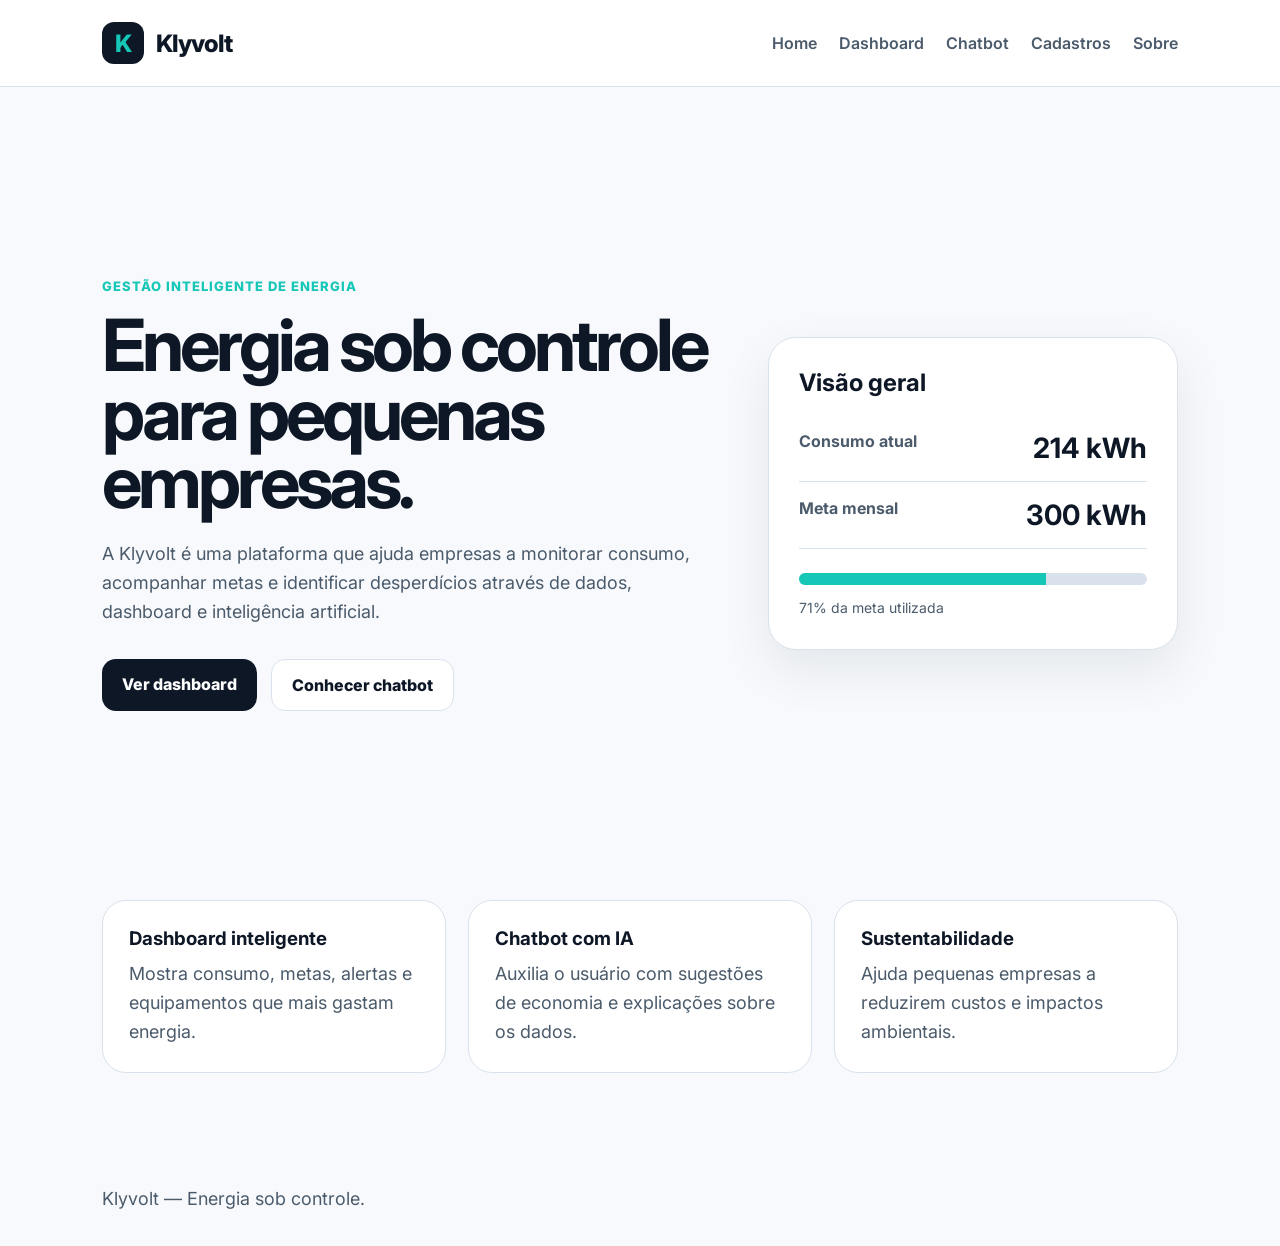
<file: Klyvolt - Estrutura Inicial/frontend/paginas/index.html>
<!DOCTYPE html>
<html lang="pt-BR">
<head>
  <meta charset="UTF-8">
  <meta name="viewport" content="width=device-width, initial-scale=1.0">
  <title>Klyvolt | Energia sob controle</title>
  <link rel="stylesheet" href="../css/base.css">
</head>
<body>
  <header class="topbar">
    <a class="brand" href="index.html">
      <div class="brand-symbol">K</div>
      <span>Klyvolt</span>
    </a>

    <nav>
      <a href="index.html">Home</a>
      <a href="dashboard.html">Dashboard</a>
      <a href="chatbot.html">Chatbot</a>
      <a href="cadastros.html">Cadastros</a>
      <a href="sobre.html">Sobre</a>
    </nav>
  </header>

  <main>
    <section class="hero">
      <div class="hero-text">
        <p class="eyebrow">Gestão inteligente de energia</p>
        <h1>Energia sob controle para pequenas empresas.</h1>
        <p>
          A Klyvolt é uma plataforma que ajuda empresas a monitorar consumo,
          acompanhar metas e identificar desperdícios através de dados, dashboard
          e inteligência artificial.
        </p>

        <div class="actions">
          <a class="btn-primary" href="dashboard.html">Ver dashboard</a>
          <a class="btn-secondary" href="chatbot.html">Conhecer chatbot</a>
        </div>
      </div>

      <div class="hero-card">
        <h2>Visão geral</h2>
        <div class="metric">
          <span>Consumo atual</span>
          <strong>214 kWh</strong>
        </div>
        <div class="metric">
          <span>Meta mensal</span>
          <strong>300 kWh</strong>
        </div>
        <div class="progress"><div></div></div>
        <p class="hint">71% da meta utilizada</p>
      </div>
    </section>

    <section class="features">
      <article>
        <h3>Dashboard inteligente</h3>
        <p>Mostra consumo, metas, alertas e equipamentos que mais gastam energia.</p>
      </article>

      <article>
        <h3>Chatbot com IA</h3>
        <p>Auxilia o usuário com sugestões de economia e explicações sobre os dados.</p>
      </article>

      <article>
        <h3>Sustentabilidade</h3>
        <p>Ajuda pequenas empresas a reduzirem custos e impactos ambientais.</p>
      </article>
    </section>
  </main>

  <footer>
    <p>Klyvolt — Energia sob controle.</p>
  </footer>

  <script src="../js/main.js"></script>
</body>
</html>
</file>
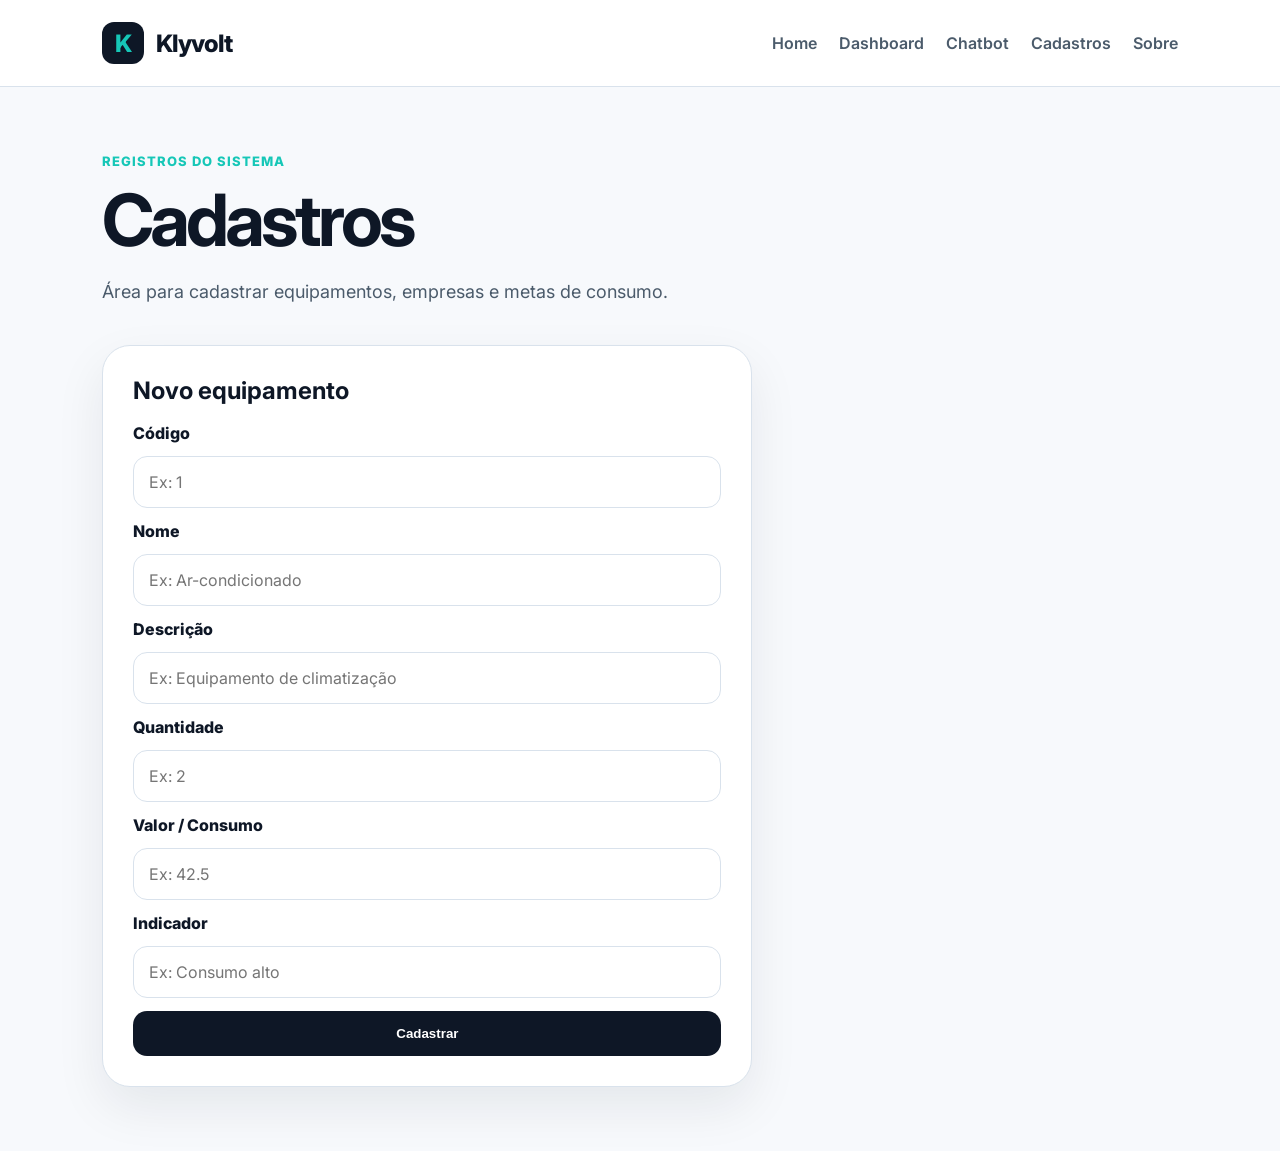
<file: Klyvolt - Estrutura Inicial/frontend/paginas/cadastros.html>
<!DOCTYPE html>
<html lang="pt-BR">
<head>
  <meta charset="UTF-8">
  <meta name="viewport" content="width=device-width, initial-scale=1.0">
  <title>Cadastros | Klyvolt</title>
  <link rel="stylesheet" href="../css/base.css">
</head>
<body>
  <header class="topbar">
    <a class="brand" href="index.html">
      <div class="brand-symbol">K</div>
      <span>Klyvolt</span>
    </a>

    <nav>
      <a href="index.html">Home</a>
      <a href="dashboard.html">Dashboard</a>
      <a href="chatbot.html">Chatbot</a>
      <a href="cadastros.html">Cadastros</a>
      <a href="sobre.html">Sobre</a>
    </nav>
  </header>

  <main class="page">
    <section class="page-title">
      <p class="eyebrow">Registros do sistema</p>
      <h1>Cadastros</h1>
      <p>Área para cadastrar equipamentos, empresas e metas de consumo.</p>
    </section>

    <section class="form-card">
      <h2>Novo equipamento</h2>
      <form>
        <label>Código</label>
        <input type="number" placeholder="Ex: 1">

        <label>Nome</label>
        <input type="text" placeholder="Ex: Ar-condicionado">

        <label>Descrição</label>
        <input type="text" placeholder="Ex: Equipamento de climatização">

        <label>Quantidade</label>
        <input type="number" placeholder="Ex: 2">

        <label>Valor / Consumo</label>
        <input type="number" placeholder="Ex: 42.5">

        <label>Indicador</label>
        <input type="text" placeholder="Ex: Consumo alto">

        <button type="button">Cadastrar</button>
      </form>
    </section>
  </main>
</body>
</html>
</file>
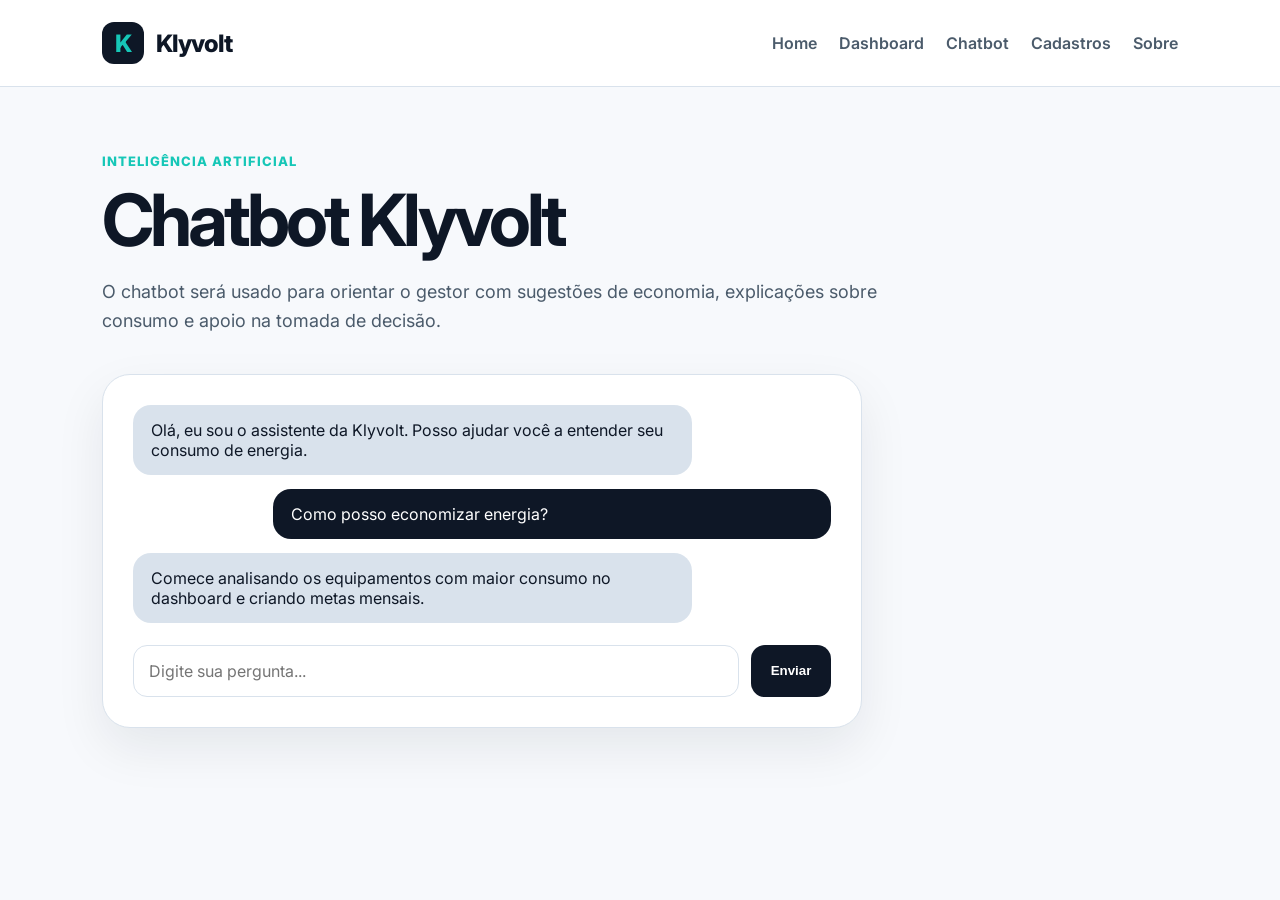
<file: Klyvolt - Estrutura Inicial/frontend/paginas/chatbot.html>
<!DOCTYPE html>
<html lang="pt-BR">
<head>
  <meta charset="UTF-8">
  <meta name="viewport" content="width=device-width, initial-scale=1.0">
  <title>Chatbot | Klyvolt</title>
  <link rel="stylesheet" href="../css/base.css">
</head>
<body>
  <header class="topbar">
    <a class="brand" href="index.html">
      <div class="brand-symbol">K</div>
      <span>Klyvolt</span>
    </a>

    <nav>
      <a href="index.html">Home</a>
      <a href="dashboard.html">Dashboard</a>
      <a href="chatbot.html">Chatbot</a>
      <a href="cadastros.html">Cadastros</a>
      <a href="sobre.html">Sobre</a>
    </nav>
  </header>

  <main class="page">
    <section class="page-title">
      <p class="eyebrow">Inteligência artificial</p>
      <h1>Chatbot Klyvolt</h1>
      <p>
        O chatbot será usado para orientar o gestor com sugestões de economia,
        explicações sobre consumo e apoio na tomada de decisão.
      </p>
    </section>

    <section class="chat-box">
      <div class="message bot">
        Olá, eu sou o assistente da Klyvolt. Posso ajudar você a entender seu consumo de energia.
      </div>
      <div class="message user">
        Como posso economizar energia?
      </div>
      <div class="message bot">
        Comece analisando os equipamentos com maior consumo no dashboard e criando metas mensais.
      </div>

      <div class="chat-input">
        <input type="text" placeholder="Digite sua pergunta...">
        <button>Enviar</button>
      </div>
    </section>
  </main>
</body>
</html>
</file>
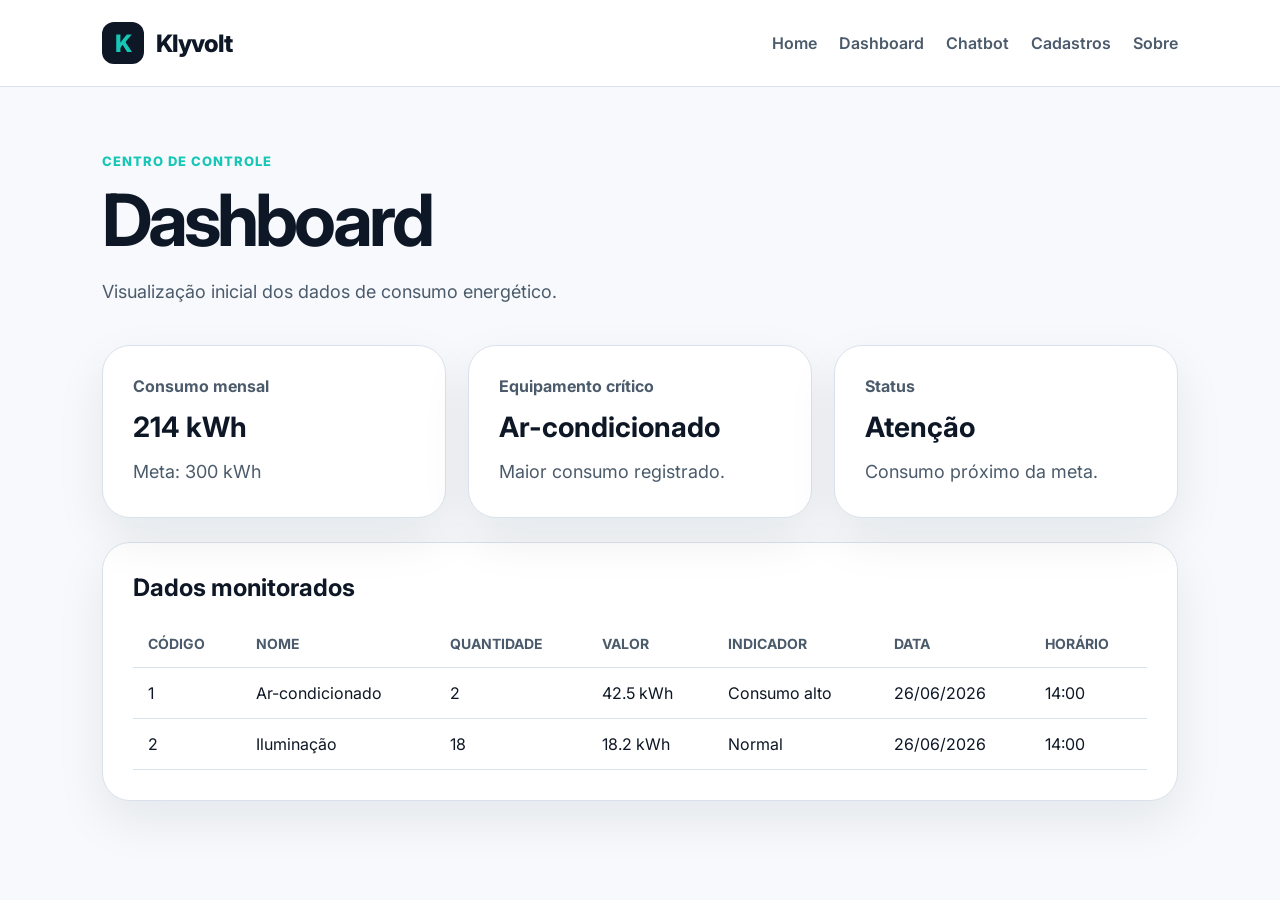
<file: Klyvolt - Estrutura Inicial/frontend/paginas/dashboard.html>
<!DOCTYPE html>
<html lang="pt-BR">
<head>
  <meta charset="UTF-8">
  <meta name="viewport" content="width=device-width, initial-scale=1.0">
  <title>Dashboard | Klyvolt</title>
  <link rel="stylesheet" href="../css/base.css">
</head>
<body>
  <header class="topbar">
    <a class="brand" href="index.html">
      <div class="brand-symbol">K</div>
      <span>Klyvolt</span>
    </a>

    <nav>
      <a href="index.html">Home</a>
      <a href="dashboard.html">Dashboard</a>
      <a href="chatbot.html">Chatbot</a>
      <a href="cadastros.html">Cadastros</a>
      <a href="sobre.html">Sobre</a>
    </nav>
  </header>

  <main class="page">
    <section class="page-title">
      <p class="eyebrow">Centro de controle</p>
      <h1>Dashboard</h1>
      <p>Visualização inicial dos dados de consumo energético.</p>
    </section>

    <section class="grid">
      <div class="card">
        <span class="label">Consumo mensal</span>
        <strong>214 kWh</strong>
        <p>Meta: 300 kWh</p>
      </div>

      <div class="card">
        <span class="label">Equipamento crítico</span>
        <strong>Ar-condicionado</strong>
        <p>Maior consumo registrado.</p>
      </div>

      <div class="card">
        <span class="label">Status</span>
        <strong>Atenção</strong>
        <p>Consumo próximo da meta.</p>
      </div>
    </section>

    <section class="panel">
      <h2>Dados monitorados</h2>
      <table>
        <thead>
          <tr>
            <th>Código</th>
            <th>Nome</th>
            <th>Quantidade</th>
            <th>Valor</th>
            <th>Indicador</th>
            <th>Data</th>
            <th>Horário</th>
          </tr>
        </thead>
        <tbody>
          <tr>
            <td>1</td>
            <td>Ar-condicionado</td>
            <td>2</td>
            <td>42.5 kWh</td>
            <td>Consumo alto</td>
            <td>26/06/2026</td>
            <td>14:00</td>
          </tr>
          <tr>
            <td>2</td>
            <td>Iluminação</td>
            <td>18</td>
            <td>18.2 kWh</td>
            <td>Normal</td>
            <td>26/06/2026</td>
            <td>14:00</td>
          </tr>
        </tbody>
      </table>
    </section>
  </main>
</body>
</html>
</file>
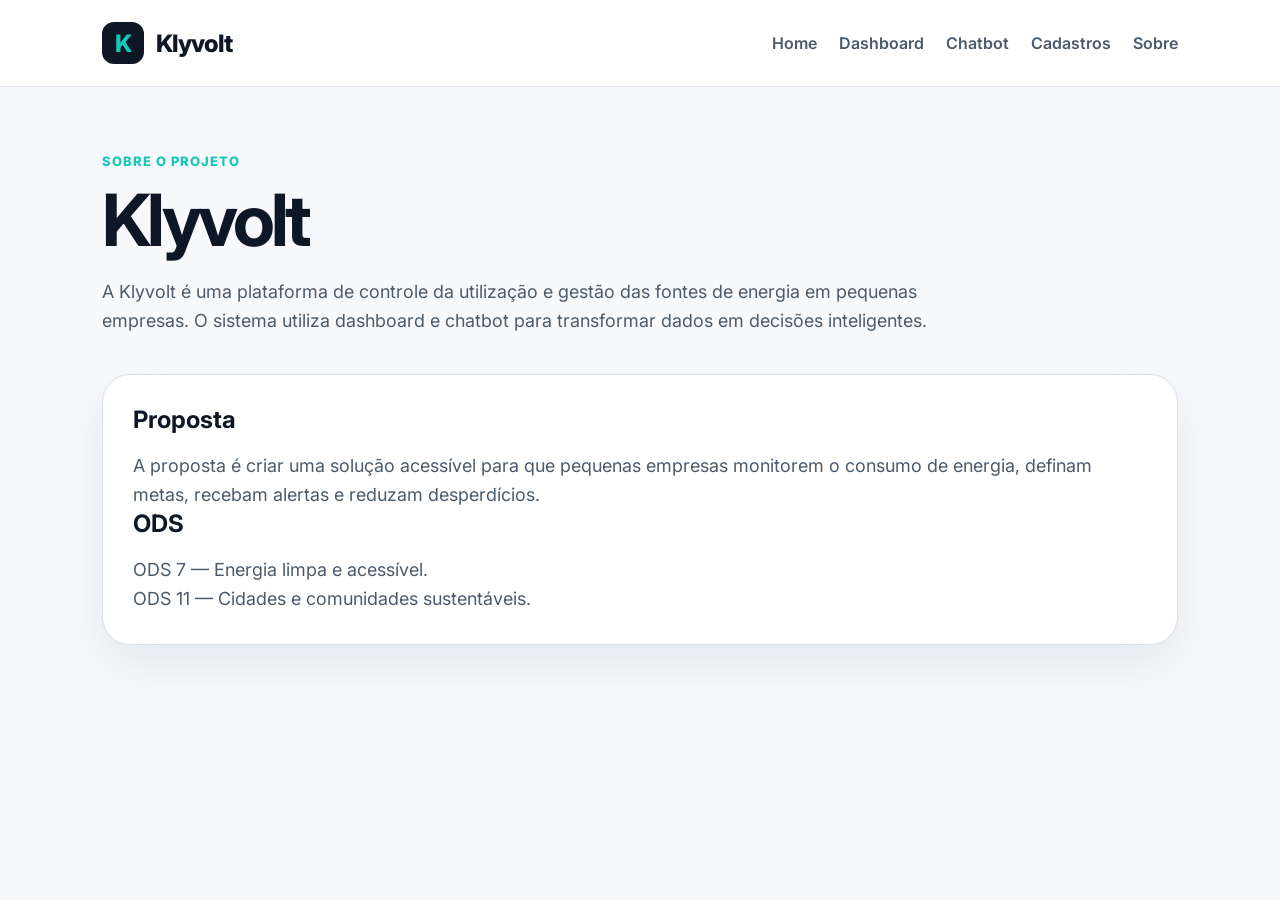
<file: Klyvolt - Estrutura Inicial/frontend/paginas/sobre.html>
<!DOCTYPE html>
<html lang="pt-BR">
<head>
  <meta charset="UTF-8">
  <meta name="viewport" content="width=device-width, initial-scale=1.0">
  <title>Sobre | Klyvolt</title>
  <link rel="stylesheet" href="../css/base.css">
</head>
<body>
  <header class="topbar">
    <a class="brand" href="index.html">
      <div class="brand-symbol">K</div>
      <span>Klyvolt</span>
    </a>

    <nav>
      <a href="index.html">Home</a>
      <a href="dashboard.html">Dashboard</a>
      <a href="chatbot.html">Chatbot</a>
      <a href="cadastros.html">Cadastros</a>
      <a href="sobre.html">Sobre</a>
    </nav>
  </header>

  <main class="page">
    <section class="page-title">
      <p class="eyebrow">Sobre o projeto</p>
      <h1>Klyvolt</h1>
      <p>
        A Klyvolt é uma plataforma de controle da utilização e gestão das fontes
        de energia em pequenas empresas. O sistema utiliza dashboard e chatbot
        para transformar dados em decisões inteligentes.
      </p>
    </section>

    <section class="panel">
      <h2>Proposta</h2>
      <p>
        A proposta é criar uma solução acessível para que pequenas empresas monitorem
        o consumo de energia, definam metas, recebam alertas e reduzam desperdícios.
      </p>

      <h2>ODS</h2>
      <p>ODS 7 — Energia limpa e acessível.</p>
      <p>ODS 11 — Cidades e comunidades sustentáveis.</p>
    </section>
  </main>
</body>
</html>
</file>
<file: Klyvolt - Estrutura Inicial/frontend/css/base.css>
@import url('https://fonts.googleapis.com/css2?family=Inter:wght@400;500;600;700;800&display=swap');

:root {
  --navy: #0E1726;
  --slate: #4B5B6B;
  --turquoise: #16C7B7;
  --light: #D9E2EC;
  --ice: #F7F9FC;
  --white: #FFFFFF;
}

* {
  margin: 0;
  padding: 0;
  box-sizing: border-box;
}

body {
  background: var(--ice);
  color: var(--navy);
  font-family: 'Inter', Arial, sans-serif;
}

a {
  color: inherit;
  text-decoration: none;
}

.topbar {
  padding: 22px 8%;
  background: var(--white);
  border-bottom: 1px solid var(--light);
  display: flex;
  align-items: center;
  justify-content: space-between;
}

.brand {
  display: flex;
  align-items: center;
  gap: 12px;
  font-size: 24px;
  font-weight: 800;
  letter-spacing: -1px;
}

.brand-symbol {
  width: 42px;
  height: 42px;
  border-radius: 12px;
  background: var(--navy);
  color: var(--turquoise);
  display: grid;
  place-items: center;
  font-weight: 800;
}

nav {
  display: flex;
  gap: 22px;
  color: var(--slate);
  font-weight: 600;
}

nav a:hover {
  color: var(--turquoise);
}

.hero {
  min-height: calc(100vh - 87px);
  padding: 80px 8%;
  display: grid;
  grid-template-columns: 1.2fr 0.8fr;
  align-items: center;
  gap: 50px;
}

.eyebrow {
  color: var(--turquoise);
  text-transform: uppercase;
  font-size: 13px;
  letter-spacing: 1px;
  font-weight: 800;
  margin-bottom: 14px;
}

h1 {
  font-size: clamp(42px, 6vw, 72px);
  line-height: 0.95;
  letter-spacing: -4px;
  margin-bottom: 24px;
}

h2 {
  margin-bottom: 18px;
}

p {
  color: var(--slate);
  font-size: 18px;
  line-height: 1.6;
}

.actions {
  margin-top: 32px;
  display: flex;
  gap: 14px;
}

.btn-primary,
.btn-secondary,
button {
  border: none;
  border-radius: 14px;
  padding: 15px 20px;
  font-weight: 800;
  cursor: pointer;
}

.btn-primary,
button {
  background: var(--navy);
  color: var(--white);
}

.btn-secondary {
  background: var(--white);
  border: 1px solid var(--light);
  color: var(--navy);
}

.hero-card,
.card,
.panel,
.form-card,
.chat-box {
  background: var(--white);
  border: 1px solid var(--light);
  border-radius: 28px;
  padding: 30px;
  box-shadow: 0 20px 50px rgba(14, 23, 38, 0.08);
}

.metric {
  display: flex;
  justify-content: space-between;
  border-bottom: 1px solid var(--light);
  padding: 16px 0;
}

.metric span,
.label {
  color: var(--slate);
  font-weight: 700;
}

.metric strong,
.card strong {
  font-size: 28px;
}

.progress {
  height: 12px;
  border-radius: 99px;
  background: var(--light);
  margin-top: 24px;
  overflow: hidden;
}

.progress div {
  width: 71%;
  height: 100%;
  background: var(--turquoise);
}

.hint {
  margin-top: 12px;
  font-size: 14px;
}

.features {
  padding: 0 8% 80px;
  display: grid;
  grid-template-columns: repeat(3, 1fr);
  gap: 22px;
}

.features article {
  background: var(--white);
  border: 1px solid var(--light);
  border-radius: 24px;
  padding: 26px;
}

.features h3 {
  margin-bottom: 10px;
}

.page {
  padding: 64px 8%;
}

.page-title {
  max-width: 850px;
  margin-bottom: 38px;
}

.grid {
  display: grid;
  grid-template-columns: repeat(3, 1fr);
  gap: 22px;
  margin-bottom: 24px;
}

.card strong {
  display: block;
  margin: 14px 0;
}

table {
  width: 100%;
  border-collapse: collapse;
  margin-top: 14px;
}

th,
td {
  padding: 15px;
  border-bottom: 1px solid var(--light);
  text-align: left;
}

th {
  color: var(--slate);
  font-size: 14px;
  text-transform: uppercase;
}

.form-card {
  max-width: 650px;
}

form {
  display: grid;
  gap: 13px;
}

label {
  font-weight: 800;
}

input {
  width: 100%;
  padding: 15px;
  border: 1px solid var(--light);
  border-radius: 14px;
  font: inherit;
}

input:focus {
  outline: none;
  border-color: var(--turquoise);
}

.chat-box {
  max-width: 760px;
}

.message {
  padding: 15px 18px;
  border-radius: 18px;
  margin-bottom: 14px;
  max-width: 80%;
}

.message.bot {
  background: var(--light);
}

.message.user {
  background: var(--navy);
  color: var(--white);
  margin-left: auto;
}

.chat-input {
  display: flex;
  gap: 12px;
  margin-top: 22px;
}

footer {
  padding: 32px 8%;
  color: var(--slate);
}

@media (max-width: 850px) {
  .topbar {
    align-items: flex-start;
    flex-direction: column;
    gap: 18px;
  }

  nav {
    width: 100%;
    overflow-x: auto;
  }

  .hero,
  .features,
  .grid {
    grid-template-columns: 1fr;
  }

  h1 {
    letter-spacing: -2px;
  }

  .chat-input {
    flex-direction: column;
  }
}
</file>
